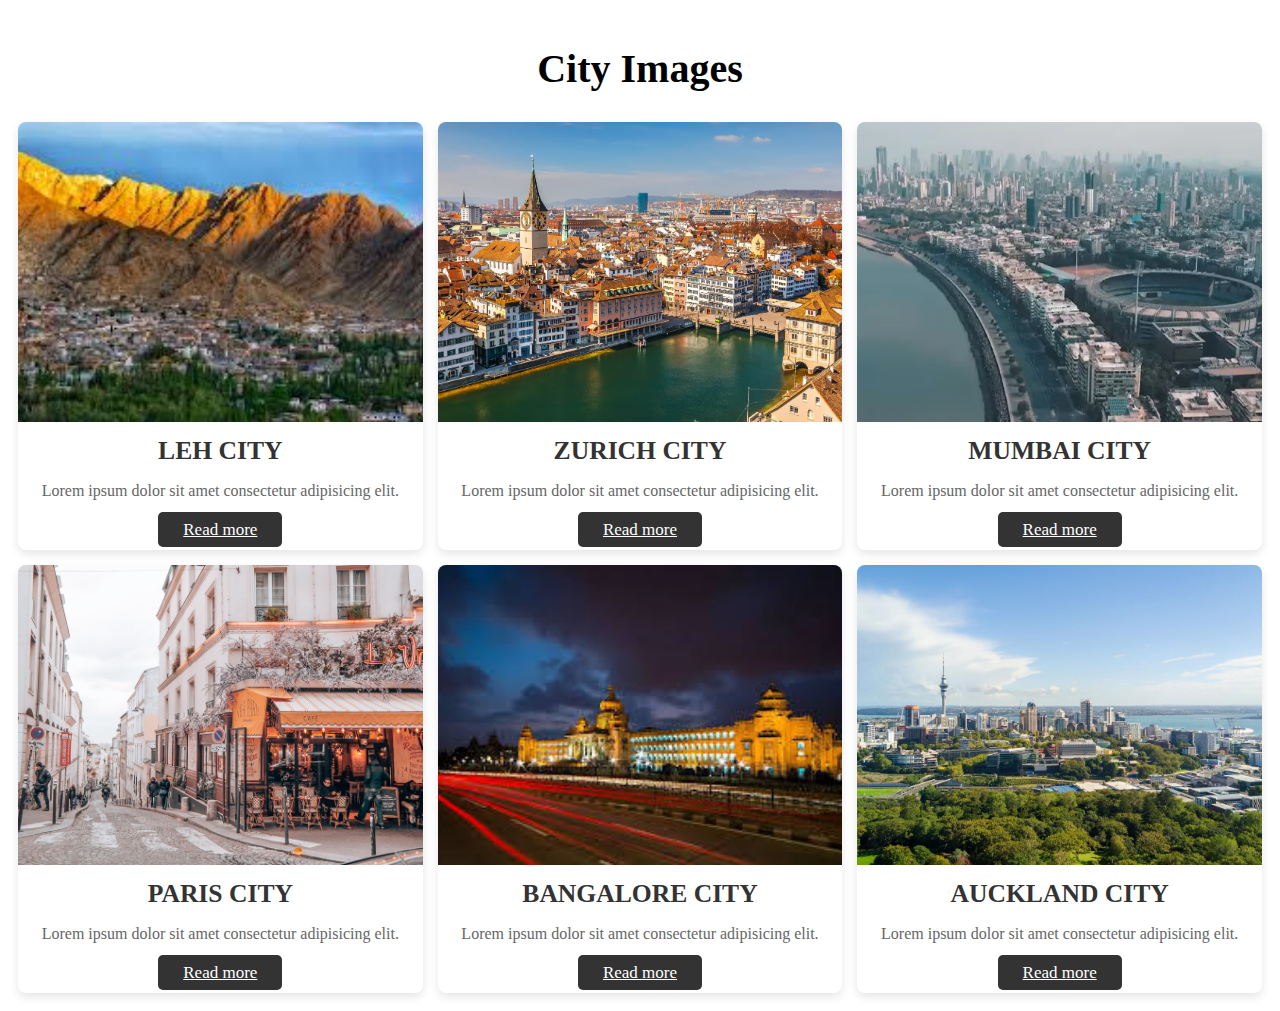
<file: index.html>
<!DOCTYPE html>
<html lang="en">

<head>
    <meta charset="UTF-8">
    <meta name="viewport" content="width=device-width, initial-scale=1.0">
    <link rel="stylesheet" href="cards.css">
</head>

<body>
    <div class="container">
        <h1 class="heading">City Images</h1>
        <div class="box-container">
            <div class="box">
                <img src="leh.jpg" alt="">
                <h3>LEH CITY</h3>
                <p>Lorem ipsum dolor sit amet consectetur adipisicing elit.</p>
                <a href="#" class=btn>Read more</a>
            </div>

            <div class="box">
                <img src="Zurich_GettyImages-451614321.webp" alt="">
                <h3>ZURICH CITY</h3>
                <p>Lorem ipsum dolor sit amet consectetur adipisicing elit.</p>
                <a href="#" class=btn>Read more</a>
            </div>

            <div class="box">
                <img src="mumbai.png" alt="">
                <h3>MUMBAI CITY</h3>
                <p>Lorem ipsum dolor sit amet consectetur adipisicing elit.</p>
                <a href="#" class=btn>Read more</a>
            </div>

            <div class="box">
                <img src="Parijs-City-Guide-8.jpg" alt="">
                <h3>PARIS CITY</h3>
                <p>Lorem ipsum dolor sit amet consectetur adipisicing elit.</p>
                <a href="#" class=btn>Read more</a>
            </div>

            <div class="box">
                <img src="download.jpg" alt="">
                <h3>BANGALORE CITY</h3>
                <p>Lorem ipsum dolor sit amet consectetur adipisicing elit.</p>
                <a href="#" class=btn>Read more</a>
            </div>

            <div class="box">
                <img src="d0aa16e0-city-2575-166c0a657e0.jpg" alt="">
                <h3>AUCKLAND CITY</h3>
                <p>Lorem ipsum dolor sit amet consectetur adipisicing elit.</p>
                <a href="#" class=btn>Read more</a>
            </div>
        </div>




    </div>

</body>

</html>
</file>
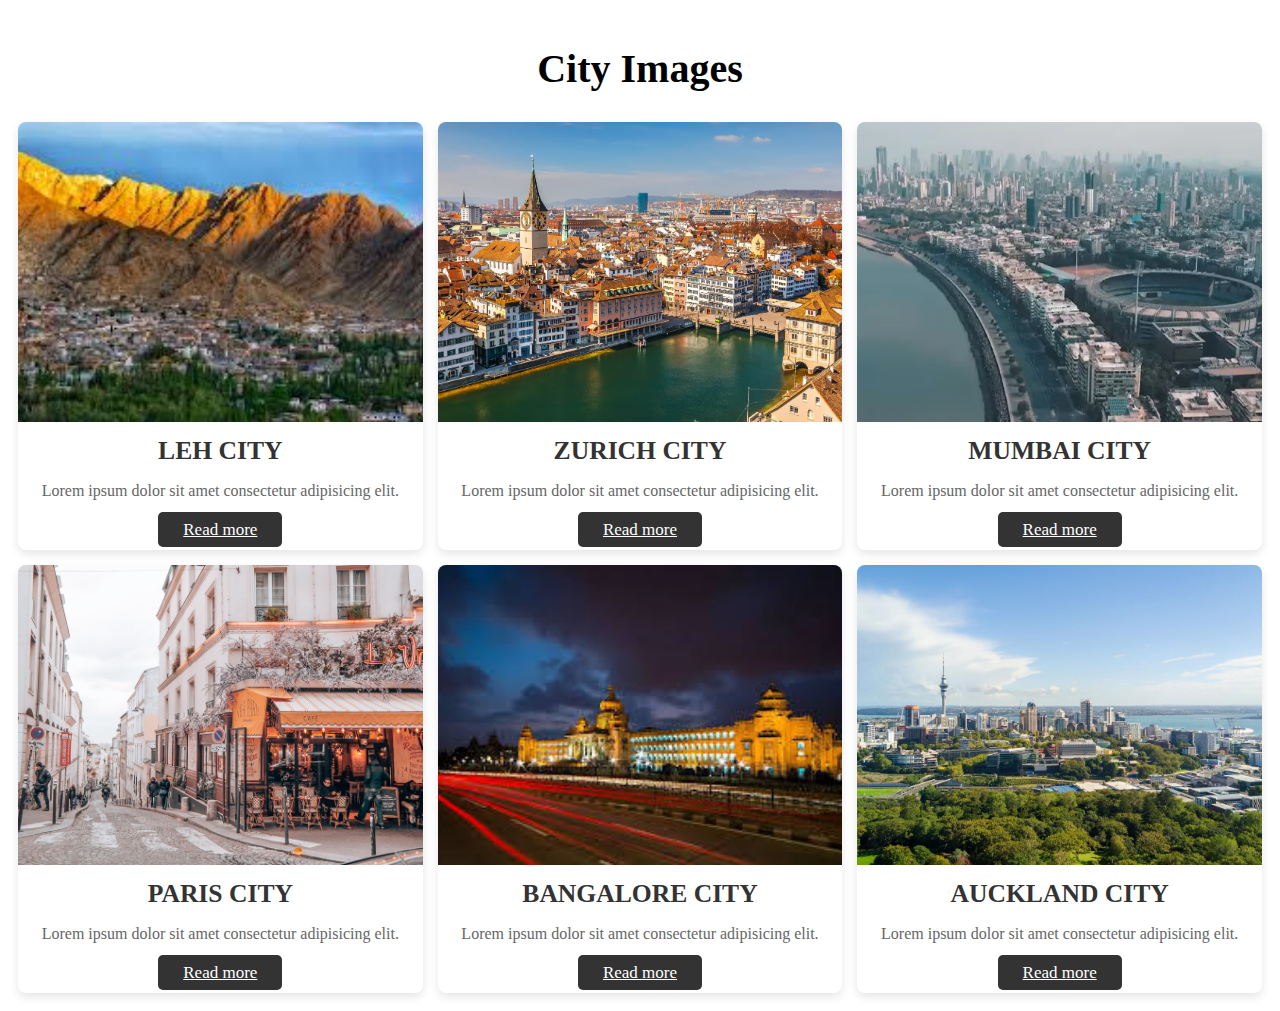
<file: Cards.html>
<!DOCTYPE html>
<html lang="en">

<head>
    <meta charset="UTF-8">
    <meta name="viewport" content="width=device-width, initial-scale=1.0">
    <link rel="stylesheet" href="cards.css">
</head>

<body>
    <div class="container">
        <h1 class="heading">City Images</h1>
        <div class="box-container">
            <div class="box">
                <img src="leh.jpg" alt="">
                <h3>LEH CITY</h3>
                <p>Lorem ipsum dolor sit amet consectetur adipisicing elit.</p>
                <a href="#" class=btn>Read more</a>
            </div>

            <div class="box">
                <img src="Zurich_GettyImages-451614321.webp" alt="">
                <h3>ZURICH CITY</h3>
                <p>Lorem ipsum dolor sit amet consectetur adipisicing elit.</p>
                <a href="#" class=btn>Read more</a>
            </div>

            <div class="box">
                <img src="mumbai.png" alt="">
                <h3>MUMBAI CITY</h3>
                <p>Lorem ipsum dolor sit amet consectetur adipisicing elit.</p>
                <a href="#" class=btn>Read more</a>
            </div>

            <div class="box">
                <img src="Parijs-City-Guide-8.jpg" alt="">
                <h3>PARIS CITY</h3>
                <p>Lorem ipsum dolor sit amet consectetur adipisicing elit.</p>
                <a href="#" class=btn>Read more</a>
            </div>

            <div class="box">
                <img src="download.jpg" alt="">
                <h3>BANGALORE CITY</h3>
                <p>Lorem ipsum dolor sit amet consectetur adipisicing elit.</p>
                <a href="#" class=btn>Read more</a>
            </div>

            <div class="box">
                <img src="d0aa16e0-city-2575-166c0a657e0.jpg" alt="">
                <h3>AUCKLAND CITY</h3>
                <p>Lorem ipsum dolor sit amet consectetur adipisicing elit.</p>
                <a href="#" class=btn>Read more</a>
            </div>
        </div>




    </div>

</body>

</html>
</file>
<file: cards.css>
.container {
    margin: 0 auto;
    padding: 10px;
    text-align: center;
}

.heading {
    font-size: 2.5rem;
    margin-bottom: 10px;
}

.box-container {
    display: grid;
    grid-template-columns: repeat(3, minmax(0, 1fr)); 
    gap: 15px;
    margin-top:30px;
}

.box {
    background-color: #fff;
    border-radius: 8px;
    overflow: hidden;
    box-shadow: 0 4px 10px rgba(0, 0, 0, 0.1);
    transition: transform 0.3s ease;
    padding-bottom: 10px;
}

.box:hover {
    transform: translateY(-5px);
}

.box img {
    width: 100%;
    height: 300px;
    object-fit: cover;
}

.box h3 {
    font-size: 1.6rem;
    color: #333;
    text-align: center;
    margin: 10px 0;
}

.box p {
    color: #666;
    font-size: 1rem;
    padding: 0 20px;
    margin-bottom: 20px;
}

.btn {
    margin-top: 10px;
    display: inline;
    background-color: #333;
    color: #fff;
    font-size: 17px;
    border-radius: 5px;
    padding: 8px 25px;
     
}

.btn:hover {
    background-color: #0056b3;
}


@media (max-width: 1024px) {
    .heading {
        font-size: 2rem; 
    }

    .box-container {
        grid-template-columns: repeat(auto-fill, minmax(250px, 1fr)); 
    }
}


@media (max-width: 768px) {
    .heading {
        font-size: 1.8rem; 
    }

    .box-container {
        grid-template-columns: 1fr; 
    }

    .box {
        margin-bottom: 20px;
    }
}


@media (max-width: 480px) {
    .heading {
        font-size: 1.5rem; 
    }

    .btn {
        padding: 8px 16px; 
    }

    .box p {
        font-size: 0.9rem; 
    }
}
</file>
